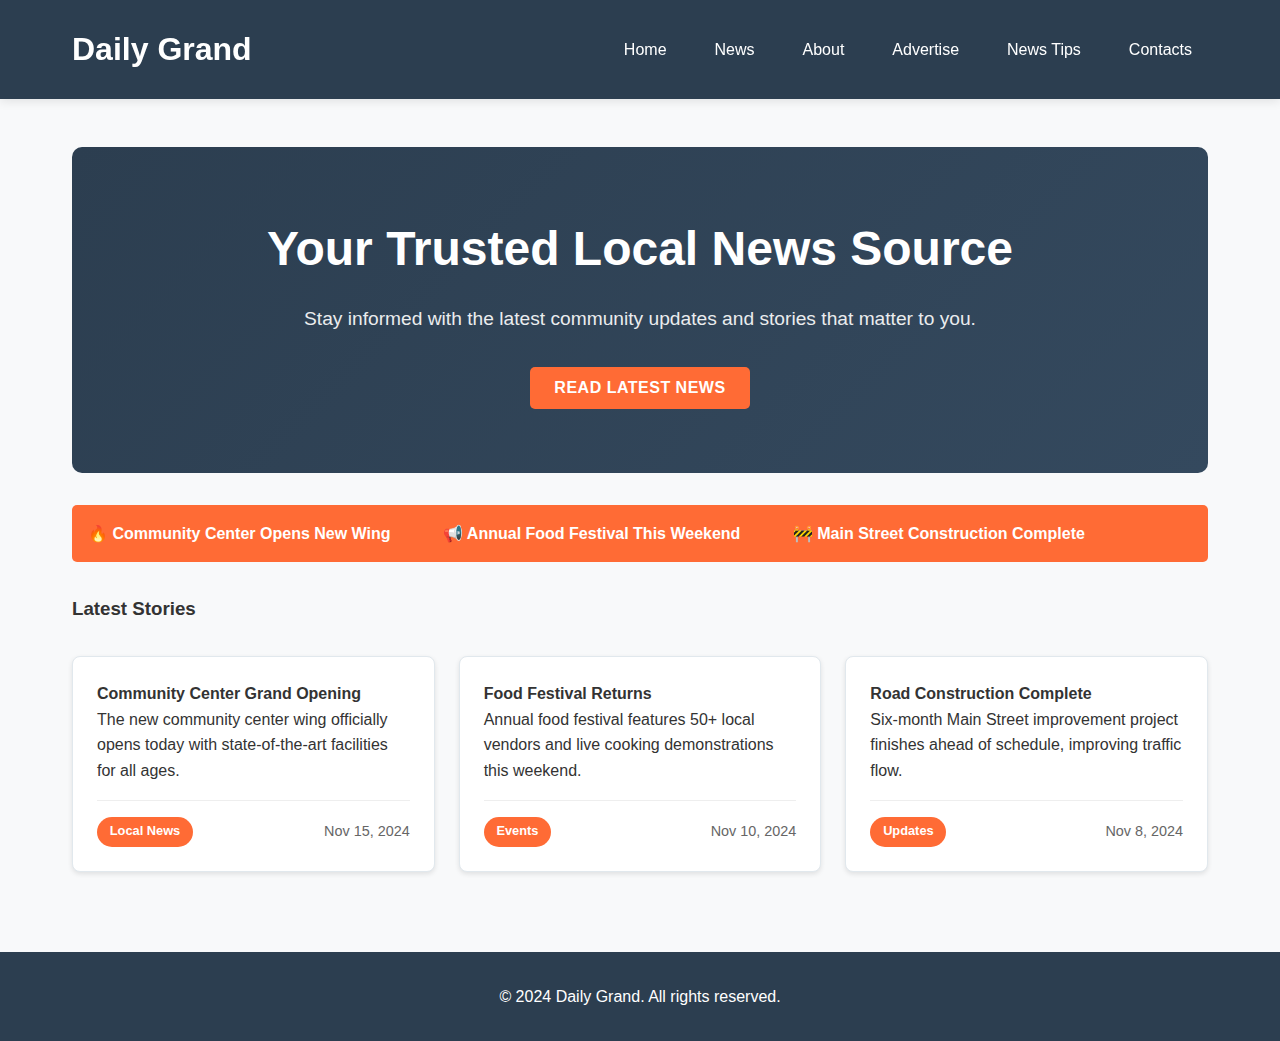
<file: index.html>
<!DOCTYPE html>
<html lang="en">
<head>
    <!-- PART 3: Character encoding and responsive viewport for SEO -->
    <meta charset="UTF-8">
    <meta name="viewport" content="width=device-width, initial-scale=1.0">
    
    <!-- PART 3: SEO optimized title and meta description -->
    <title>Daily Grand - Trusted Local News & Community Updates</title>
    <meta name="description" content="Stay informed with Daily Grand. Your source for local news, community events, and lifestyle stories in our neighborhood.">
    
    <!-- PART 2: External CSS stylesheet -->
    <link rel="stylesheet" href="style.css">
</head>
<body>
    <!-- Semantic HTML5 header element -->
    <header class="header">
        <nav class="navbar">
            <div class="nav-brand">
                <h1>Daily Grand</h1>
            </div>
            <!-- PART 3: Internal linking for SEO -->
            <ul class="nav-menu">
    <li><a href="index.html">Home</a></li>
    <li><a href="news.html">News</a></li>
    <li><a href="about.html">About</a></li>
    <li><a href="advertise.html">Advertise</a></li>
    <li><a href="enquiry.html">News Tips</a></li> <!-- ADD THIS LINE -->
    <li><a href="contact.html">Contacts</a></li>
</ul>
        </nav>
    </header>

    <main class="main-content">
        <!-- Hero section with call-to-action -->
        <section class="hero">
            <h2>Your Trusted Local News Source</h2>
            <p>Stay informed with the latest community updates and stories that matter to you.</p>
            <button class="cta-button" onclick="location.href='news.html'">Read Latest News</button>
        </section>

        <!-- PART 3: Interactive news ticker with CSS animation -->
        <div class="news-ticker">
            <div class="ticker-content">
                <span>🔥 Community Center Opens New Wing</span>
                <span>📢 Annual Food Festival This Weekend</span>
                <span>🚧 Main Street Construction Complete</span>
            </div>
        </div>

        <!-- Main news content section -->
        <section class="featured-news">
            <h3>Latest Stories</h3>
            <div class="news-grid">
                <article class="news-card">
                    <h4>Community Center Grand Opening</h4>
                    <p>The new community center wing officially opens today with state-of-the-art facilities for all ages.</p>
                    <div class="article-meta">
                        <span class="category">Local News</span>
                        <span class="date">Nov 15, 2024</span>
                    </div>
                </article>
                <article class="news-card">
                    <h4>Food Festival Returns</h4>
                    <p>Annual food festival features 50+ local vendors and live cooking demonstrations this weekend.</p>
                    <div class="article-meta">
                        <span class="category">Events</span>
                        <span class="date">Nov 10, 2024</span>
                    </div>
                </article>
                <article class="news-card">
                    <h4>Road Construction Complete</h4>
                    <p>Six-month Main Street improvement project finishes ahead of schedule, improving traffic flow.</p>
                    <div class="article-meta">
                        <span class="category">Updates</span>
                        <span class="date">Nov 8, 2024</span>
                    </div>
                </article>
            </div>
        </section>
    </main>

    <footer class="footer">
        <p>&copy; 2024 Daily Grand. All rights reserved.</p>
    </footer>

    <!-- PART 3: External JavaScript file -->
    <script src="script.js"></script>
</body>
</html>
</file>
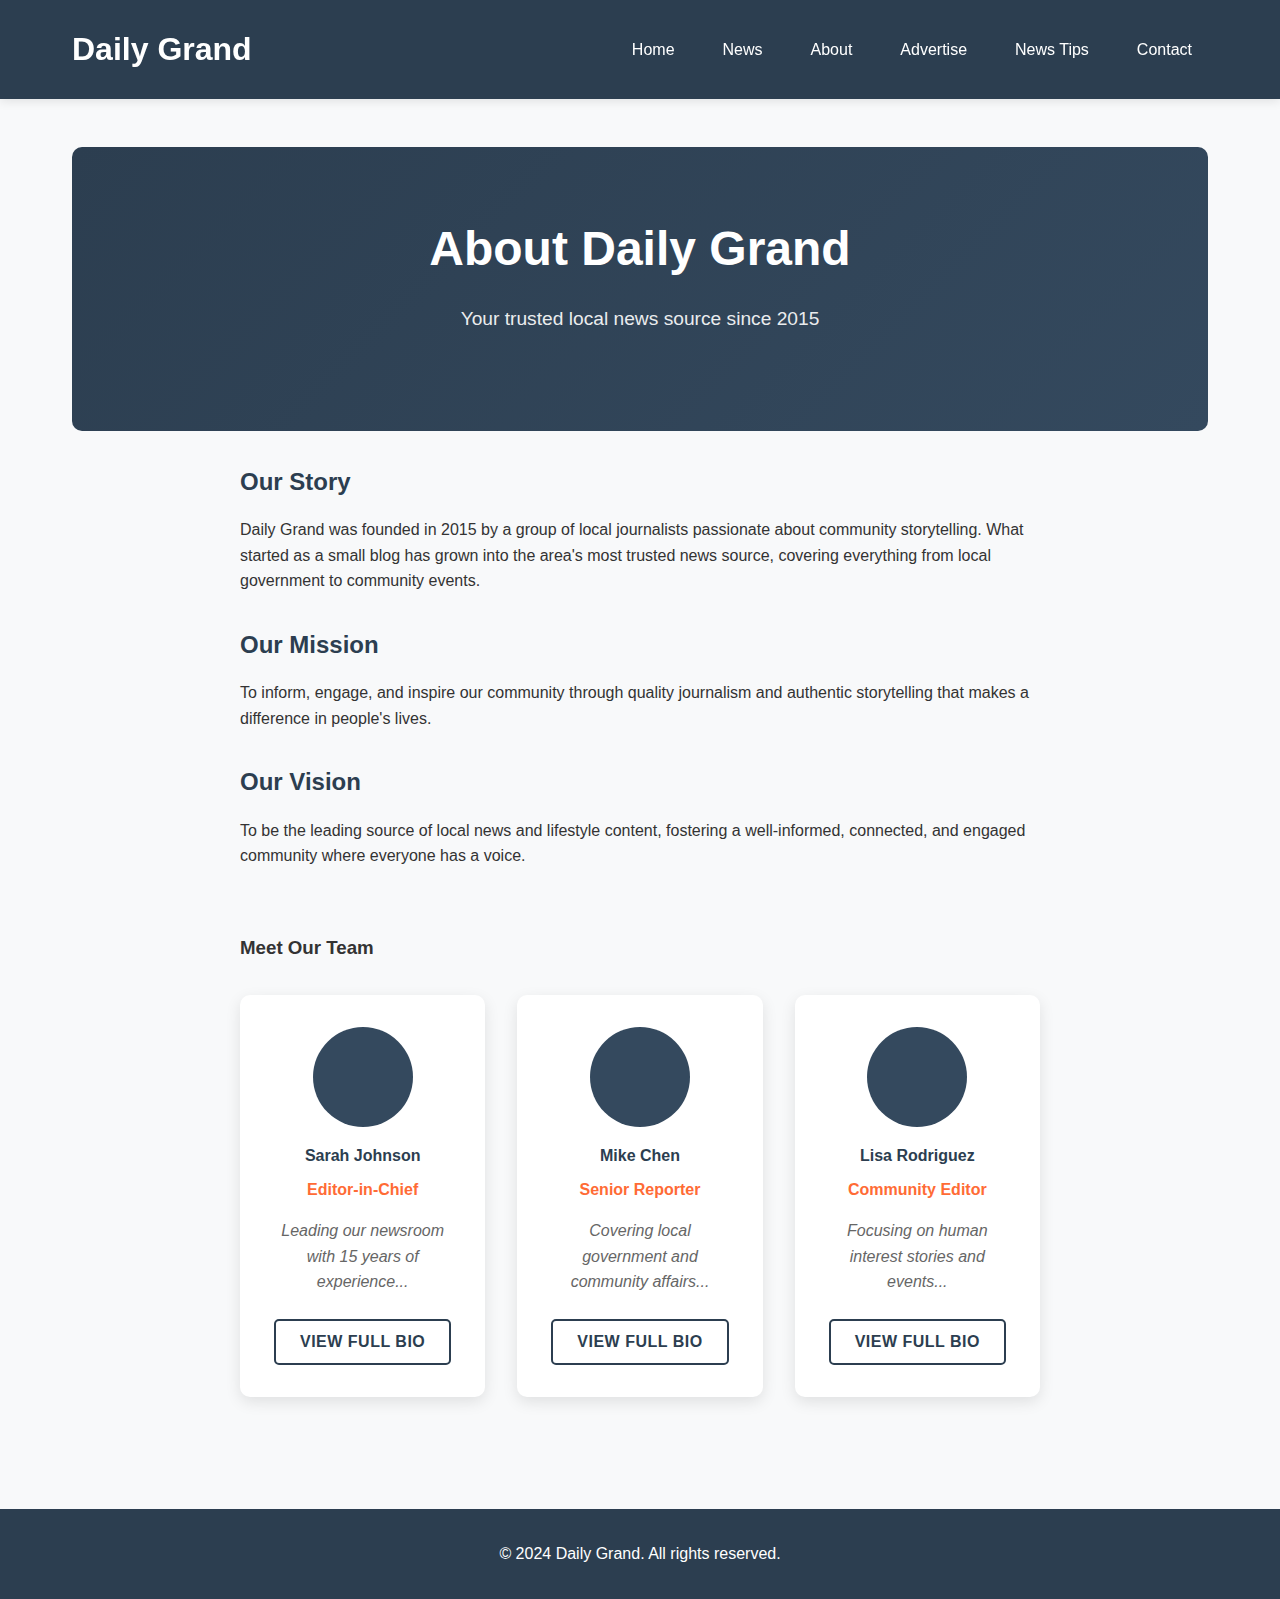
<file: about.html>
<!DOCTYPE html>
<html lang="en">
<head>
    <meta charset="UTF-8">
    <meta name="viewport" content="width=device-width, initial-scale=1.0">
    <title>About Us - Daily Grand | Our Mission & Team</title>
    <meta name="description" content="Learn about Daily Grand's mission to inform and connect our community through quality local journalism since 2015.">
    <link rel="stylesheet" href="style.css">
</head>
<body>
    <header class="header">
        <nav class="navbar">
            <div class="nav-brand">
                <h1>Daily Grand</h1>
            </div>
            <ul class="nav-menu">
    <li><a href="index.html">Home</a></li>
    <li><a href="news.html">News</a></li>
    <li><a href="about.html">About</a></li>
    <li><a href="advertise.html">Advertise</a></li>
    <li><a href="enquiry.html">News Tips</a></li> <!-- ADD THIS LINE -->
    <li><a href="contact.html">Contact</a></li>
</ul>
        </nav>
    </header>

    <main class="main-content">
        <section class="about-hero">
            <h2>About Daily Grand</h2>
            <p>Your trusted local news source since 2015</p>
        </section>

        <section class="about-content">
            <div class="about-history">
                <h3>Our Story</h3>
                <p>Daily Grand was founded in 2015 by a group of local journalists passionate about community storytelling. What started as a small blog has grown into the area's most trusted news source, covering everything from local government to community events.</p>
                
                <h3>Our Mission</h3>
                <p>To inform, engage, and inspire our community through quality journalism and authentic storytelling that makes a difference in people's lives.</p>
                
                <h3>Our Vision</h3>
                <p>To be the leading source of local news and lifestyle content, fostering a well-informed, connected, and engaged community where everyone has a voice.</p>
            </div>

            <!-- PART 3: Interactive Team Section -->
            <div class="team-section">
                <h3>Meet Our Team</h3>
                <div class="team-grid">
                    <div class="team-member">
                        <div class="member-photo"></div>
                        <h4>Sarah Johnson</h4>
                        <p class="position">Editor-in-Chief</p>
                        <p class="bio-preview">Leading our newsroom with 15 years of experience...</p>
                        <button class="btn-bio" onclick="showBio('sarah')">View Full Bio</button>
                    </div>
                    <div class="team-member">
                        <div class="member-photo"></div>
                        <h4>Mike Chen</h4>
                        <p class="position">Senior Reporter</p>
                        <p class="bio-preview">Covering local government and community affairs...</p>
                        <button class="btn-bio" onclick="showBio('mike')">View Full Bio</button>
                    </div>
                    <div class="team-member">
                        <div class="member-photo"></div>
                        <h4>Lisa Rodriguez</h4>
                        <p class="position">Community Editor</p>
                        <p class="bio-preview">Focusing on human interest stories and events...</p>
                        <button class="btn-bio" onclick="showBio('lisa')">View Full Bio</button>
                    </div>
                </div>
            </div>
        </section>
    </main>

    <footer class="footer">
        <p>&copy; 2024 Daily Grand. All rights reserved.</p>
    </footer>

    <script src="script.js"></script>
</body>
</html>
</file>
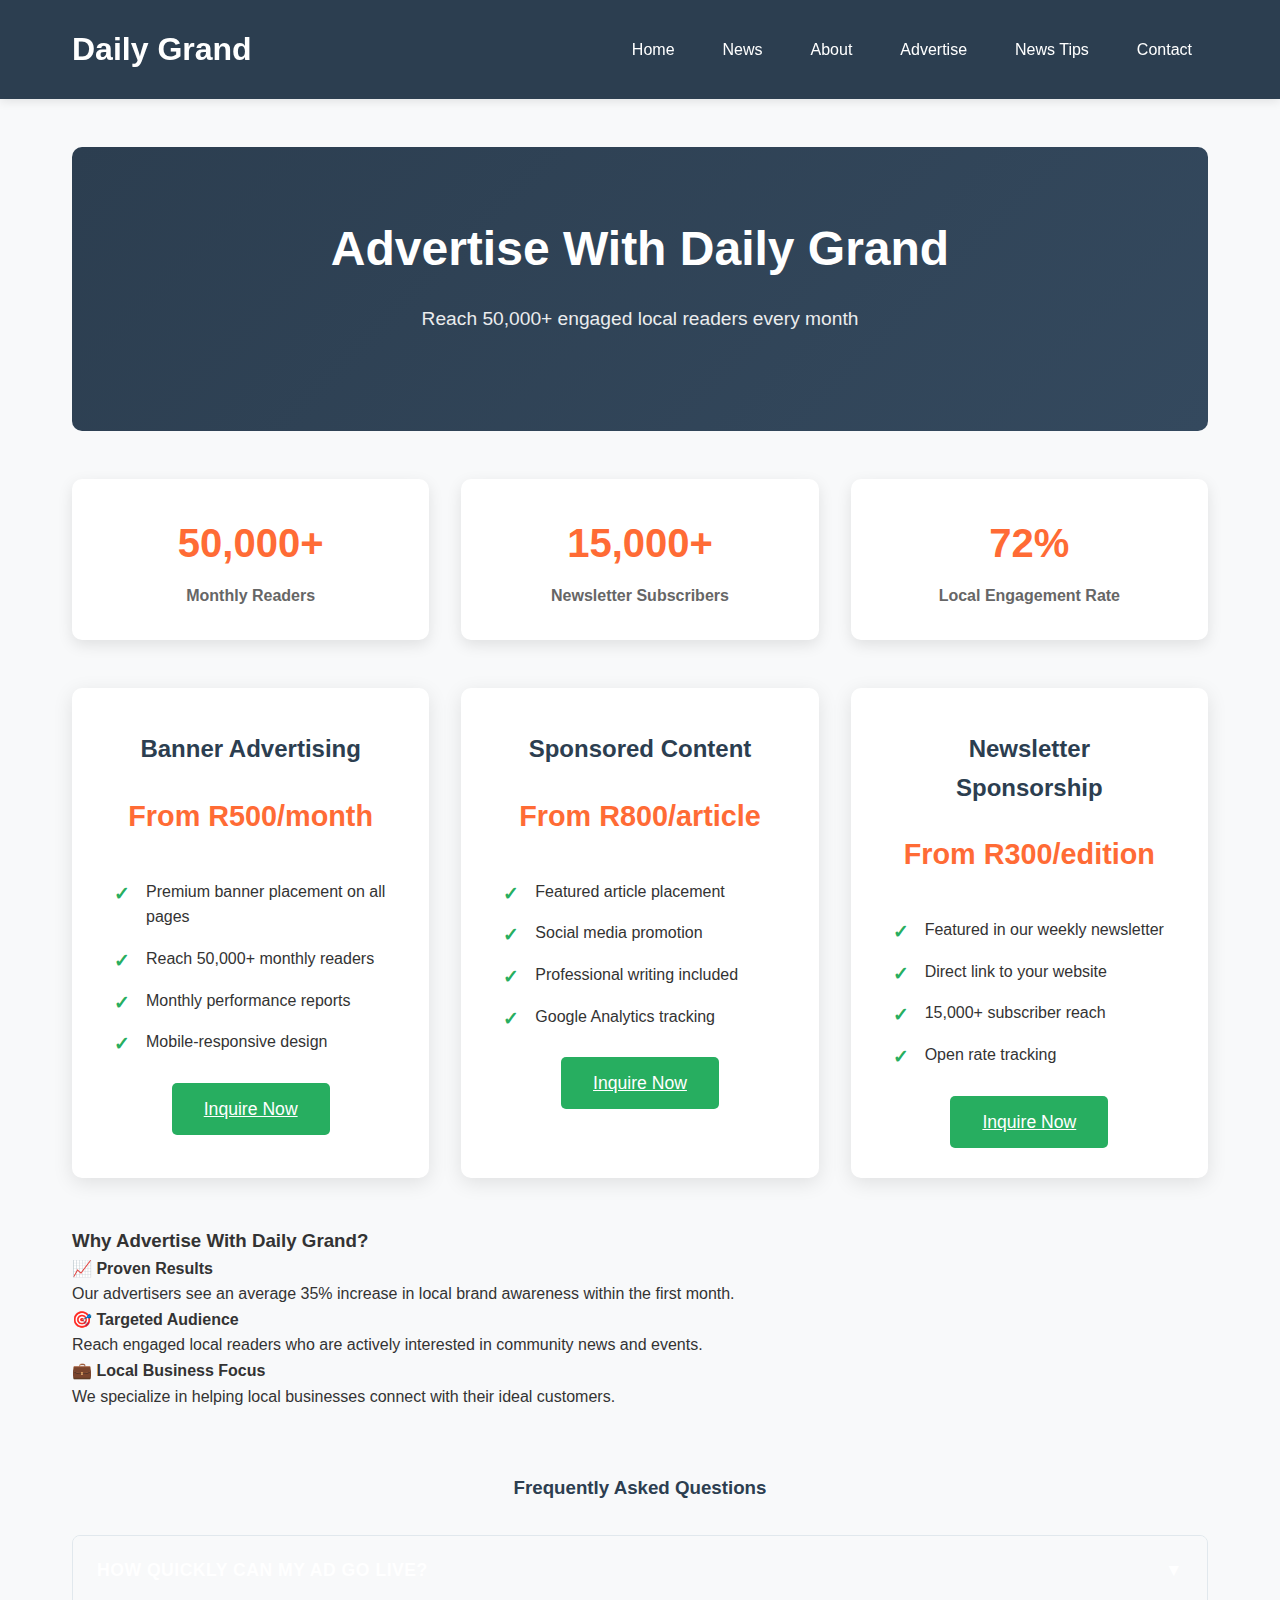
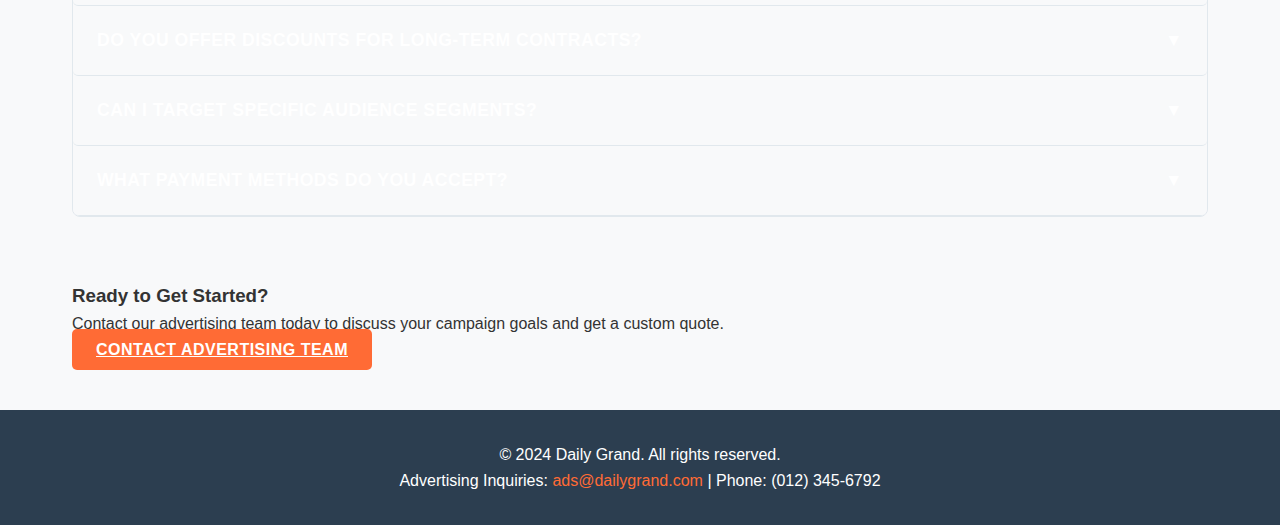
<file: advertise.html>
<!DOCTYPE html>
<html lang="en">
<head>
    <!-- PART 3: SEO Meta Tags -->
    <meta charset="UTF-8">
    <meta name="viewport" content="width=device-width, initial-scale=1.0">
    <title>Advertise With Us - Daily Grand | Reach Local Audience</title>
    <meta name="description" content="Reach our engaged local audience. Advertising opportunities with Daily Grand for businesses and organizations.">
    
    <!-- PART 2: External CSS Stylesheet -->
    <link rel="stylesheet" href="style.css">
</head>
<body>
    <!-- Semantic Header with Navigation -->
    <header class="header">
        <nav class="navbar">
            <div class="nav-brand">
                <h1>Daily Grand</h1>
            </div>
            <!-- PART 3: Internal Linking for SEO -->
            <ul class="nav-menu">
    <li><a href="index.html">Home</a></li>
    <li><a href="news.html">News</a></li>
    <li><a href="about.html">About</a></li>
    <li><a href="advertise.html">Advertise</a></li>
    <li><a href="enquiry.html">News Tips</a></li> <!-- ADD THIS LINE -->
    <li><a href="contact.html">Contact</a></li>
</ul>
        </nav>
    </header>

    <main class="main-content">
        <!-- Hero Section -->
        <section class="advertise-hero">
            <h2>Advertise With Daily Grand</h2>
            <p>Reach 50,000+ engaged local readers every month</p>
        </section>

        <!-- Advertising Statistics -->
        <div class="ad-stats">
            <div class="stat-item">
                <h3>50,000+</h3>
                <p>Monthly Readers</p>
            </div>
            <div class="stat-item">
                <h3>15,000+</h3>
                <p>Newsletter Subscribers</p>
            </div>
            <div class="stat-item">
                <h3>72%</h3>
                <p>Local Engagement Rate</p>
            </div>
        </div>

        <!-- PART 3: Advertising Options -->
        <section class="advertising-options">
            <div class="option-card">
                <h3>Banner Advertising</h3>
                <p class="price">From R500/month</p>
                <ul>
                    <li>Premium banner placement on all pages</li>
                    <li>Reach 50,000+ monthly readers</li>
                    <li>Monthly performance reports</li>
                    <li>Mobile-responsive design</li>
                </ul>
                <!-- FIXED: Links to contact page with package parameter -->
                <a href="contact.html?package=banner" class="btn-inquire">Inquire Now</a>
            </div>

            <div class="option-card">
                <h3>Sponsored Content</h3>
                <p class="price">From R800/article</p>
                <ul>
                    <li>Featured article placement</li>
                    <li>Social media promotion</li>
                    <li>Professional writing included</li>
                    <li>Google Analytics tracking</li>
                </ul>
                <!-- FIXED: Links to contact page with package parameter -->
                <a href="contact.html?package=sponsored" class="btn-inquire">Inquire Now</a>
            </div>

            <div class="option-card">
                <h3>Newsletter Sponsorship</h3>
                <p class="price">From R300/edition</p>
                <ul>
                    <li>Featured in our weekly newsletter</li>
                    <li>Direct link to your website</li>
                    <li>15,000+ subscriber reach</li>
                    <li>Open rate tracking</li>
                </ul>
                <!-- FIXED: Links to contact page with package parameter -->
                <a href="contact.html?package=newsletter" class="btn-inquire">Inquire Now</a>
            </div>
        </section>

        <!-- Additional Information Section -->
        <section class="advertising-info">
            <h3>Why Advertise With Daily Grand?</h3>
            <div class="info-grid">
                <div class="info-item">
                    <h4>📈 Proven Results</h4>
                    <p>Our advertisers see an average 35% increase in local brand awareness within the first month.</p>
                </div>
                <div class="info-item">
                    <h4>🎯 Targeted Audience</h4>
                    <p>Reach engaged local readers who are actively interested in community news and events.</p>
                </div>
                <div class="info-item">
                    <h4>💼 Local Business Focus</h4>
                    <p>We specialize in helping local businesses connect with their ideal customers.</p>
                </div>
            </div>
        </section>

        <!-- FAQ Section -->
        <section class="faq-section">
            <h3>Frequently Asked Questions</h3>
            <div class="accordion">
                <button class="accordion-btn">How quickly can my ad go live?</button>
                <div class="accordion-content">
                    <p>Most advertisements go live within 24-48 hours of approval and payment. Sponsored content may take 3-5 days for writing and editing.</p>
                </div>
                
                <button class="accordion-btn">Do you offer discounts for long-term contracts?</button>
                <div class="accordion-content">
                    <p>Yes! We offer 15% discount for 6-month contracts and 25% discount for annual contracts on all advertising packages.</p>
                </div>
                
                <button class="accordion-btn">Can I target specific audience segments?</button>
                <div class="accordion-content">
                    <p>Absolutely! We can target by location, interests, and reading habits. Discuss your target audience with our advertising team.</p>
                </div>

                <button class="accordion-btn">What payment methods do you accept?</button>
                <div class="accordion-content">
                    <p>We accept bank transfers, credit cards, and online payments. All transactions are secure and encrypted.</p>
                </div>
            </div>
        </section>

        <!-- Call to Action -->
        <section class="cta-section">
            <h3>Ready to Get Started?</h3>
            <p>Contact our advertising team today to discuss your campaign goals and get a custom quote.</p>
            <a href="contact.html" class="cta-button">Contact Advertising Team</a>
        </section>
    </main>

    <footer class="footer">
        <p>&copy; 2024 Daily Grand. All rights reserved.</p>
        <p>Advertising Inquiries: <a href="mailto:ads@dailygrand.com">ads@dailygrand.com</a> | Phone: (012) 345-6792</p>
    </footer>

    <script>
        // Initialize accordions when page loads
        document.addEventListener('DOMContentLoaded', function() {
            initializeAccordions();
        });

        // Accordion functionality
        function initializeAccordions() {
            const accordionBtns = document.querySelectorAll('.accordion-btn');
            
            accordionBtns.forEach(btn => {
                btn.addEventListener('click', function() {
                    this.classList.toggle('active');
                    const content = this.nextElementSibling;
                    
                    if (content.classList.contains('active')) {
                        content.classList.remove('active');
                    } else {
                        content.classList.add('active');
                    }
                });
            });
        }
    </script>
</body>
</html>
</file>
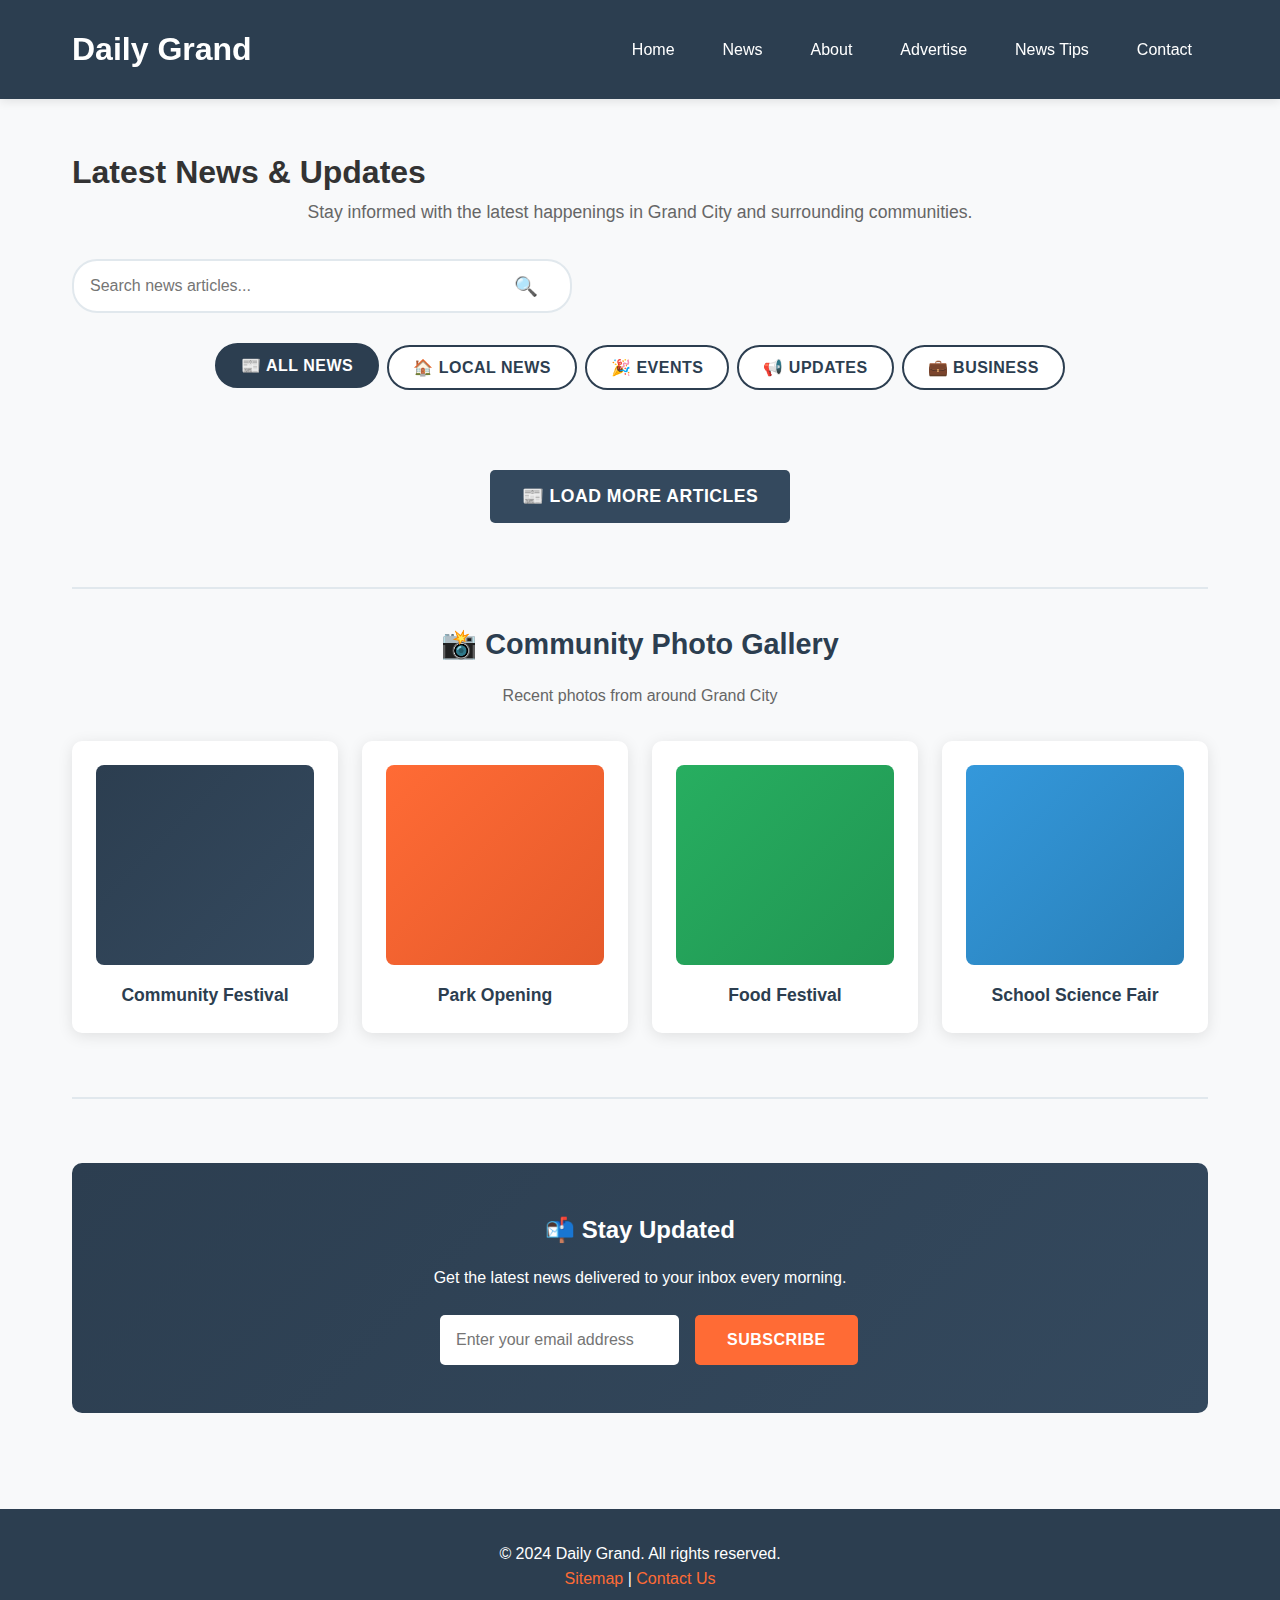
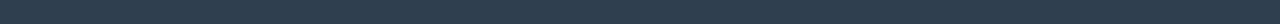
<file: news.html>
<!DOCTYPE html>
<html lang="en">
<head>
    <meta charset="UTF-8">
    <meta name="viewport" content="width=device-width, initial-scale=1.0">
    <title>Latest News - Daily Grand | Local News & Updates</title>
    <meta name="description" content="Stay updated with the latest local news, community events, and important updates from your area.">
    <link rel="stylesheet" href="style.css">
</head>
<body>
    <header class="header">
        <nav class="navbar">
            <div class="nav-brand">
                <h1>Daily Grand</h1>
            </div>
            <ul class="nav-menu">
    <li><a href="index.html">Home</a></li>
    <li><a href="news.html">News</a></li>
    <li><a href="about.html">About</a></li>
    <li><a href="advertise.html">Advertise</a></li>
    <li><a href="enquiry.html">News Tips</a></li> <!-- ADD THIS LINE -->
    <li><a href="contact.html">Contact</a></li>
</ul>
        </nav>
    </header>

    <main class="main-content">
        <h1>Latest News & Updates</h1>
        <p class="page-description">Stay informed with the latest happenings in Grand City and surrounding communities.</p>

        <!-- PART 3: Search Functionality -->
        <div class="search-container">
            <input type="text" id="searchInput" class="search-input" placeholder="Search news articles..." onkeyup="searchNews()">
            <button class="search-button" onclick="performSearch()">🔍</button>
        </div>

        <!-- PART 3: News Filter Tabs -->
        <div class="news-filter">
            <button class="filter-btn active" onclick="filterNews('all')" data-category="all">📰 All News</button>
            <button class="filter-btn" onclick="filterNews('local')" data-category="local">🏠 Local News</button>
            <button class="filter-btn" onclick="filterNews('events')" data-category="events">🎉 Events</button>
            <button class="filter-btn" onclick="filterNews('updates')" data-category="updates">📢 Updates</button>
            <button class="filter-btn" onclick="filterNews('business')" data-category="business">💼 Business</button>
        </div>

        <!-- News Articles Grid -->
        <div class="news-grid" id="newsContainer">
            <!-- Articles will be loaded by JavaScript -->
        </div>

        <!-- PART 3: Load More Button -->
        <div class="load-more-container">
            <button id="loadMoreBtn" class="load-more-btn">📰 Load More Articles</button>
        </div>

        <!-- PART 3: Image Gallery with Lightbox -->
        <section class="news-gallery">
            <h3>📸 Community Photo Gallery</h3>
            <p>Recent photos from around Grand City</p>
            
            <div class="gallery-grid">
                <div class="gallery-item">
                    <div class="gallery-image" onclick="openLightbox(0)"></div>
                    <p>Community Festival</p>
                </div>
                
                <div class="gallery-item">
                    <div class="gallery-image" onclick="openLightbox(1)"></div>
                    <p>Park Opening</p>
                </div>
                
                <div class="gallery-item">
                    <div class="gallery-image" onclick="openLightbox(2)"></div>
                    <p>Food Festival</p>
                </div>
                
                <div class="gallery-item">
                    <div class="gallery-image" onclick="openLightbox(3)"></div>
                    <p>School Science Fair</p>
                </div>
            </div>
        </section>

        <!-- PART 3: Lightbox Modal -->
        <div id="lightbox" class="lightbox">
            <div class="lightbox-content">
                <span class="close-lightbox" onclick="closeLightbox()">&times;</span>
                <div id="lightbox-image" class="lightbox-image"></div>
                <div class="lightbox-caption">
                    <h4 id="lightbox-title"></h4>
                    <p id="lightbox-description"></p>
                </div>
                <div class="lightbox-nav">
                    <button class="nav-btn prev-btn" onclick="changeImage(-1)">❮ Previous</button>
                    <span id="image-counter">1 / 4</span>
                    <button class="nav-btn next-btn" onclick="changeImage(1)">Next ❯</button>
                </div>
            </div>
        </div>

        <!-- Newsletter Section -->
        <section class="newsletter-section">
            <h3>📬 Stay Updated</h3>
            <p>Get the latest news delivered to your inbox every morning.</p>
            <form class="newsletter-form" onsubmit="subscribeNewsletter(event)">
                <input type="email" placeholder="Enter your email address" required>
                <button type="submit">Subscribe</button>
            </form>
        </section>
    </main>

    <footer class="footer">
        <p>&copy; 2024 Daily Grand. All rights reserved.</p>
        <p><a href="sitemap.xml">Sitemap</a> | <a href="contact.html">Contact Us</a></p>
    </footer>

    <script src="script.js"></script>
</body>
</html>
</file>
<file: style.css>
/* ===== PART 2 & 3: COMPLETE CSS STYLES ===== */

/* 1. CSS RESET & GLOBAL STYLES */
* {
    margin: 0;
    padding: 0;
    box-sizing: border-box;
}

/* CSS variables for consistent design */
:root {
    --primary-blue: #2c3e50;
    --secondary-blue: #34495e;
    --accent-orange: #ff6b35;
    --light-bg: #f8f9fa;
    --white: #ffffff;
    --text-dark: #333333;
    --text-light: #666666;
    --success: #27ae60;
    --error: #e74c3c;
    --warning: #f39c12;
}

/* Base body styles */
body {
    font-family: 'Arial', sans-serif;
    line-height: 1.6;
    color: var(--text-dark);
    background-color: var(--light-bg);
    min-height: 100vh;
    display: flex;
    flex-direction: column;
}

/* 2. HEADER & NAVIGATION STYLES */
.header {
    background: var(--primary-blue);
    box-shadow: 0 2px 10px rgba(0,0,0,0.1);
    position: sticky;
    top: 0;
    z-index: 1000;
}

.navbar {
    display: flex;
    flex-direction: column;
    padding: 1rem;
    max-width: 1200px;
    margin: 0 auto;
}

.nav-brand h1 {
    color: var(--white);
    font-size: 1.8rem;
    margin-bottom: 1rem;
    text-align: center;
}

.nav-menu {
    display: flex;
    flex-direction: column;
    list-style: none;
    gap: 0.5rem;
}

.nav-menu a {
    color: var(--white);
    text-decoration: none;
    padding: 0.8rem 1rem;
    border-radius: 5px;
    transition: all 0.3s ease;
    text-align: center;
    font-weight: 500;
}

/* PART 2: Pseudo-classes for navigation */
.nav-menu a:hover {
    background: var(--secondary-blue);
    transform: translateX(5px);
}

.nav-menu a:active {
    transform: scale(0.95);
}

.nav-menu a.active {
    background: var(--accent-orange);
    font-weight: bold;
}

/* 3. MAIN CONTENT AREA */
.main-content {
    flex: 1;
    padding: 2rem 1rem;
    max-width: 1200px;
    margin: 0 auto;
    width: 100%;
}

/* Hero sections for all pages */
.hero, .about-hero, .advertise-hero {
    text-align: center;
    padding: 3rem 1rem;
    background: linear-gradient(135deg, var(--primary-blue) 0%, var(--secondary-blue) 100%);
    color: var(--white);
    border-radius: 10px;
    margin-bottom: 2rem;
}

.hero h2, .about-hero h2, .advertise-hero h2 {
    font-size: 2.2rem;
    margin-bottom: 1rem;
}

.hero p, .about-hero p, .advertise-hero p {
    font-size: 1.2rem;
    opacity: 0.9;
    margin-bottom: 2rem;
}

/* 4. BUTTON STYLES */
button, .cta-button, input[type="submit"] {
    background: var(--accent-orange);
    color: var(--white);
    border: none;
    padding: 12px 24px;
    border-radius: 5px;
    cursor: pointer;
    font-size: 1rem;
    font-weight: 600;
    transition: all 0.3s ease;
    text-transform: uppercase;
    letter-spacing: 0.5px;
}

button:hover, .cta-button:hover, input[type="submit"]:hover {
    background: #e55a2b;
    transform: translateY(-2px);
    box-shadow: 0 5px 15px rgba(255, 107, 53, 0.3);
}

button:active, input[type="submit"]:active {
    transform: scale(0.98);
}

/* 5. NEWS GRID & CARDS */
.news-grid {
    display: grid;
    grid-template-columns: 1fr;
    gap: 1.5rem;
    margin: 2rem 0;
}

.news-card {
    background: var(--white);
    border: 1px solid #e1e8ed;
    padding: 1.5rem;
    border-radius: 8px;
    transition: all 0.3s ease;
    box-shadow: 0 2px 5px rgba(0,0,0,0.1);
}

.news-card:hover {
    transform: translateY(-5px);
    box-shadow: 0 8px 25px rgba(0,0,0,0.15);
    border-color: var(--accent-orange);
}

.article-meta {
    display: flex;
    justify-content: space-between;
    align-items: center;
    margin-top: 1rem;
    padding-top: 1rem;
    border-top: 1px solid #eee;
}

.category {
    background: var(--accent-orange);
    color: var(--white);
    padding: 0.3rem 0.8rem;
    border-radius: 15px;
    font-size: 0.8rem;
    font-weight: 600;
}

.date {
    color: var(--text-light);
    font-size: 0.9rem;
}

/* 6. PART 3: INTERACTIVE ELEMENTS */

/* News Ticker */
.news-ticker {
    background: var(--accent-orange);
    color: var(--white);
    padding: 1rem;
    overflow: hidden;
    margin: 2rem 0;
    border-radius: 5px;
    position: relative;
}

.ticker-content {
    display: inline-block;
    white-space: nowrap;
    animation: ticker 20s linear infinite;
}

.ticker-content span {
    margin-right: 3rem;
    font-weight: 600;
}

@keyframes ticker {
    0% { transform: translateX(100%); }
    100% { transform: translateX(-100%); }
}

/* News Filter */
.news-filter {
    display: flex;
    gap: 0.5rem;
    margin: 2rem 0;
    flex-wrap: wrap;
    justify-content: center;
}

.filter-btn {
    padding: 0.7rem 1.5rem;
    border: 2px solid var(--primary-blue);
    background: var(--white);
    color: var(--primary-blue);
    border-radius: 25px;
    cursor: pointer;
    transition: all 0.3s ease;
    font-weight: 600;
}

.filter-btn.active,
.filter-btn:hover {
    background: var(--primary-blue);
    color: var(--white);
    transform: translateY(-2px);
}

/* Search Functionality */
.search-container {
    position: relative;
    margin: 2rem 0;
    max-width: 500px;
}

.search-input {
    width: 100%;
    padding: 1rem 3rem 1rem 1rem;
    border: 2px solid #e1e8ed;
    border-radius: 25px;
    font-size: 1rem;
    transition: all 0.3s ease;
}

.search-input:focus {
    border-color: var(--accent-orange);
    outline: none;
    box-shadow: 0 0 0 3px rgba(255, 107, 53, 0.1);
}

.search-button {
    position: absolute;
    right: 10px;
    top: 50%;
    transform: translateY(-50%);
    background: none;
    border: none;
    font-size: 1.2rem;
    cursor: pointer;
    color: #666;
}

.search-button:hover {
    color: var(--accent-orange);
}

/* 7. FORM STYLES */
.contact-form, .inquiry-form {
    background: var(--white);
    padding: 2rem;
    border-radius: 10px;
    box-shadow: 0 5px 20px rgba(0,0,0,0.1);
    margin: 2rem 0;
}

.form-group {
    margin-bottom: 1.5rem;
}

.form-group label {
    display: block;
    margin-bottom: 0.5rem;
    font-weight: 600;
    color: var(--primary-blue);
}

.form-group input,
.form-group textarea,
.form-group select {
    width: 100%;
    padding: 1rem;
    border: 2px solid #e1e8ed;
    border-radius: 5px;
    font-size: 1rem;
    transition: all 0.3s ease;
    font-family: inherit;
}

/* PART 2: Form focus states */
.form-group input:focus,
.form-group textarea:focus,
.form-group select:focus {
    border-color: var(--accent-orange);
    outline: none;
    box-shadow: 0 0 0 3px rgba(255, 107, 53, 0.1);
}

/* Radio and Checkbox Groups */
.radio-group {
    display: flex;
    gap: 1rem;
    flex-wrap: wrap;
    margin-top: 0.5rem;
}

.radio-group label {
    display: flex;
    align-items: center;
    gap: 0.5rem;
    cursor: pointer;
}

.checkbox-label {
    display: flex;
    align-items: center;
    gap: 0.5rem;
    cursor: pointer;
    margin: 0.5rem 0;
}

/* Character Counters */
.char-count {
    text-align: right;
    font-size: 0.9rem;
    color: var(--text-light);
    margin-top: 0.5rem;
}

.char-count.warning {
    color: var(--warning);
}

.char-count.error {
    color: var(--error);
}

/* 8. FORM VALIDATION STYLES */
.error {
    border-color: var(--error) !important;
}

.error-message {
    color: var(--error);
    font-size: 0.9rem;
    margin-top: 0.5rem;
    font-weight: 500;
}

.success-message {
    background: var(--success);
    color: var(--white);
    padding: 1.5rem;
    border-radius: 8px;
    margin: 1.5rem 0;
    text-align: center;
    animation: slideIn 0.5s ease;
}

@keyframes slideIn {
    from { transform: translateY(-20px); opacity: 0; }
    to { transform: translateY(0); opacity: 1; }
}

/* 9. ABOUT PAGE STYLES */
.about-content {
    max-width: 800px;
    margin: 0 auto;
}

.about-history h3 {
    color: var(--primary-blue);
    margin: 2rem 0 1rem 0;
    font-size: 1.5rem;
}

.team-section {
    margin: 4rem 0;
}

.team-grid {
    display: grid;
    grid-template-columns: 1fr;
    gap: 2rem;
    margin-top: 2rem;
}

.team-member {
    background: var(--white);
    padding: 2rem;
    border-radius: 10px;
    text-align: center;
    box-shadow: 0 5px 15px rgba(0,0,0,0.1);
    transition: transform 0.3s ease;
}

.team-member:hover {
    transform: translateY(-5px);
}

.member-photo {
    width: 100px;
    height: 100px;
    background: var(--secondary-blue);
    border-radius: 50%;
    margin: 0 auto 1rem;
    display: flex;
    align-items: center;
    justify-content: center;
    color: var(--white);
    font-size: 2rem;
}

.team-member h4 {
    color: var(--primary-blue);
    margin-bottom: 0.5rem;
}

.position {
    color: var(--accent-orange);
    font-weight: 600;
    margin-bottom: 1rem;
}

.bio-preview {
    color: var(--text-light);
    margin-bottom: 1.5rem;
    font-style: italic;
}

.btn-bio {
    background: transparent;
    color: var(--primary-blue);
    border: 2px solid var(--primary-blue);
}

.btn-bio:hover {
    background: var(--primary-blue);
    color: var(--white);
}

/* 10. ADVERTISING PAGE STYLES */

/* Advertising Statistics */
.ad-stats {
    display: grid;
    grid-template-columns: repeat(3, 1fr);
    gap: 2rem;
    margin: 3rem 0;
    text-align: center;
}

.stat-item {
    background: var(--white);
    padding: 2rem 1rem;
    border-radius: 10px;
    box-shadow: 0 5px 15px rgba(0,0,0,0.1);
}

.stat-item h3 {
    font-size: 2.5rem;
    color: var(--accent-orange);
    margin-bottom: 0.5rem;
}

.stat-item p {
    color: var(--text-light);
    font-weight: 600;
}

/* Advertising Options */
.advertising-options {
    display: grid;
    grid-template-columns: 1fr;
    gap: 2rem;
    margin: 3rem 0;
}

.option-card {
    background: var(--white);
    padding: 2.5rem;
    border-radius: 10px;
    box-shadow: 0 5px 20px rgba(0,0,0,0.1);
    text-align: center;
    transition: transform 0.3s ease;
    border: 2px solid transparent;
}

.option-card:hover {
    transform: translateY(-8px);
    border-color: var(--accent-orange);
}

.option-card h3 {
    color: var(--primary-blue);
    margin-bottom: 1rem;
    font-size: 1.5rem;
}

.price {
    font-size: 1.8rem;
    font-weight: bold;
    color: var(--accent-orange);
    margin: 1.5rem 0;
}

.option-card ul {
    list-style: none;
    text-align: left;
    margin: 2rem 0;
}

.option-card li {
    padding: 0.5rem 0;
    position: relative;
    padding-left: 2rem;
}

.option-card li:before {
    content: "✓";
    color: var(--success);
    position: absolute;
    left: 0;
    font-weight: bold;
    font-size: 1.2rem;
}

.btn-inquire {
    background: var(--success);
    color: var(--white);
    border: none;
    padding: 1rem 2rem;
    border-radius: 5px;
    cursor: pointer;
    font-size: 1.1rem;
    width: 100%;
    transition: background 0.3s ease;
}

.btn-inquire:hover {
    background: #219653;
}

/* FAQ Section */
.faq-section {
    margin: 4rem 0;
}

.faq-section h3 {
    text-align: center;
    margin-bottom: 2rem;
    color: var(--primary-blue);
}

/* Accordion Styles */
.accordion {
    border: 1px solid #e1e8ed;
    border-radius: 8px;
    overflow: hidden;
}

.accordion-btn {
    width: 100%;
    padding: 1.5rem;
    background: #f8f9fa;
    border: none;
    text-align: left;
    cursor: pointer;
    font-size: 1.1rem;
    font-weight: 600;
    transition: all 0.3s ease;
    border-bottom: 1px solid #e1e8ed;
}

.accordion-btn:hover {
    background: #e9ecef;
}

.accordion-btn:last-child {
    border-bottom: none;
}

.accordion-btn::after {
    content: '▼';
    float: right;
    transition: transform 0.3s ease;
}

.accordion-btn.active::after {
    transform: rotate(180deg);
}

.accordion-content {
    padding: 0 1.5rem;
    max-height: 0;
    overflow: hidden;
    transition: max-height 0.3s ease, padding 0.3s ease;
    background: var(--white);
}

.accordion-content.active {
    padding: 1.5rem;
    max-height: 200px;
}

/* 11. CONTACT PAGE STYLES */
.contact-info {
    display: grid;
    grid-template-columns: 1fr;
    gap: 1.5rem;
    margin: 2rem 0;
}

.contact-item {
    background: var(--white);
    padding: 1.5rem;
    border-radius: 8px;
    text-align: center;
    box-shadow: 0 2px 10px rgba(0,0,0,0.1);
}

.contact-item h3 {
    color: var(--primary-blue);
    margin-bottom: 1rem;
}

/* Interactive Map */
.map-container {
    margin: 3rem 0;
}

.interactive-map {
    background: linear-gradient(135deg, #667eea 0%, #764ba2 100%);
    border-radius: 10px;
    padding: 2rem;
    text-align: center;
    color: var(--white);
    min-height: 200px;
    display: flex;
    flex-direction: column;
    justify-content: center;
    align-items: center;
}

.map-placeholder button {
    background: rgba(255,255,255,0.2);
    border: 2px solid var(--white);
    color: var(--white);
    margin-top: 1rem;
}

.map-placeholder button:hover {
    background: var(--white);
    color: var(--primary-blue);
}

/* 12. NEWSLETTER SECTION */
.newsletter-section {
    background: linear-gradient(135deg, var(--primary-blue) 0%, var(--secondary-blue) 100%);
    color: var(--white);
    padding: 3rem 2rem;
    border-radius: 10px;
    text-align: center;
    margin: 3rem 0;
}

.newsletter-section h3 {
    margin-bottom: 1rem;
    font-size: 1.5rem;
}

.newsletter-form {
    display: flex;
    gap: 1rem;
    max-width: 400px;
    margin: 1.5rem auto 0;
}

.newsletter-form input {
    flex: 1;
    padding: 1rem;
    border: none;
    border-radius: 5px;
    font-size: 1rem;
}

.newsletter-form button {
    background: var(--accent-orange);
    color: var(--white);
    border: none;
    padding: 1rem 2rem;
    border-radius: 5px;
    cursor: pointer;
    font-weight: bold;
}

.newsletter-form button:hover {
    background: #e55a2b;
}

/* 13. LOAD MORE BUTTON */
.load-more-container {
    text-align: center;
    margin: 3rem 0;
}

.load-more-btn {
    background: var(--secondary-blue);
    color: var(--white);
    border: none;
    padding: 1rem 2rem;
    border-radius: 5px;
    cursor: pointer;
    font-size: 1.1rem;
    transition: all 0.3s ease;
}

.load-more-btn:hover {
    background: var(--primary-blue);
    transform: translateY(-2px);
}

/* 14. READ MORE BUTTON */
.read-more-btn {
    background: transparent;
    color: var(--accent-orange);
    border: 2px solid var(--accent-orange);
    padding: 0.5rem 1rem;
    border-radius: 5px;
    cursor: pointer;
    margin-top: 1rem;
    transition: all 0.3s ease;
}

.read-more-btn:hover {
    background: var(--accent-orange);
    color: var(--white);
}

/* 15. SECONDARY BUTTON */
.secondary-btn {
    background: transparent;
    color: var(--primary-blue);
    border: 2px solid var(--primary-blue);
    padding: 1rem 2rem;
    border-radius: 5px;
    cursor: pointer;
    transition: all 0.3s ease;
}

.secondary-btn:hover {
    background: var(--primary-blue);
    color: var(--white);
}

/* 16. SUBMIT BUTTON */
.submit-btn {
    background: var(--success);
    color: var(--white);
    border: none;
    padding: 1.2rem 2rem;
    border-radius: 5px;
    cursor: pointer;
    font-size: 1.1rem;
    width: 100%;
    margin: 1rem 0;
    transition: background 0.3s ease;
}

.submit-btn:hover {
    background: #219653;
}

/* 17. PAGE DESCRIPTION */
.page-description {
    color: var(--text-light);
    font-size: 1.1rem;
    margin-bottom: 2rem;
    text-align: center;
}

/* 18. FOOTER STYLES */
.footer {
    background: var(--primary-blue);
    color: var(--white);
    text-align: center;
    padding: 2rem 1rem;
    margin-top: auto;
}

.footer a {
    color: var(--accent-orange);
    text-decoration: none;
}

.footer a:hover {
    text-decoration: underline;
}

/* 19. PART 2: MEDIA QUERIES FOR RESPONSIVE DESIGN */

/* Tablet styles (768px and up) */
@media (min-width: 768px) {
    .navbar {
        flex-direction: row;
        justify-content: space-between;
        align-items: center;
    }
    
    .nav-brand h1 {
        margin-bottom: 0;
        font-size: 2rem;
    }
    
    .nav-menu {
        flex-direction: row;
        gap: 1rem;
    }
    
    .nav-menu a:hover {
        transform: translateY(-2px);
    }
    
    .news-grid {
        grid-template-columns: repeat(2, 1fr);
    }
    
    .team-grid {
        grid-template-columns: repeat(3, 1fr);
    }
    
    .advertising-options {
        grid-template-columns: repeat(3, 1fr);
    }
    
    .ad-stats {
        grid-template-columns: repeat(3, 1fr);
    }
    
    .contact-info {
        grid-template-columns: repeat(3, 1fr);
    }
    
    .hero h2, .about-hero h2, .advertise-hero h2 {
        font-size: 3rem;
    }
}

/* Desktop styles (1024px and up) */
@media (min-width: 1024px) {
    .navbar {
        padding: 1.5rem 2rem;
    }
    
    .main-content {
        padding: 3rem 2rem;
    }
    
    .news-grid {
        grid-template-columns: repeat(3, 1fr);
    }
    
    .hero, .about-hero, .advertise-hero {
        padding: 4rem 2rem;
    }
}

/* Small mobile adjustments (480px and below) */
@media (max-width: 480px) {
    .hero h2, .about-hero h2, .advertise-hero h2 {
        font-size: 1.8rem;
    }
    
    .news-filter {
        flex-direction: column;
        align-items: center;
    }
    
    .filter-btn {
        width: 200px;
        margin: 0.25rem 0;
    }
    
    .contact-form, .inquiry-form {
        padding: 1.5rem;
    }
    
    .newsletter-form {
        flex-direction: column;
    }
    
    .search-container {
        margin: 1rem 0;
    }
    
    .ad-stats {
        grid-template-columns: 1fr;
        gap: 1rem;
    }
    
    .option-card {
        padding: 1.5rem;
    }
}

/* 20. ANIMATIONS */
@keyframes fadeIn {
    from { opacity: 0; transform: translateY(10px); }
    to { opacity: 1; transform: translateY(0); }
}

/* Apply fadeIn animation to news cards */
.news-card {
    animation: fadeIn 0.5s ease-in;
}

/* 21. PRINT STYLES */
@media print {
    .navbar, .footer, button, .accordion-btn, .news-ticker {
        display: none;
    }
    
    .main-content {
        margin: 0;
        padding: 0;
    }
    
    body {
        background: white;
        color: black;
    }
}

/* ===== PART 3: IMAGE GALLERY WITH LIGHTBOX ===== */

.news-gallery {
    margin: 4rem 0;
    padding: 2rem 0;
    border-top: 2px solid #e1e8ed;
    border-bottom: 2px solid #e1e8ed;
}

.news-gallery h3 {
    text-align: center;
    margin-bottom: 1rem;
    color: var(--primary-blue);
    font-size: 1.8rem;
}

.news-gallery > p {
    text-align: center;
    color: var(--text-light);
    margin-bottom: 2rem;
}

.gallery-grid {
    display: grid;
    grid-template-columns: repeat(2, 1fr);
    gap: 1.5rem;
    margin: 2rem 0;
}

.gallery-item {
    background: var(--white);
    border-radius: 10px;
    padding: 1.5rem;
    text-align: center;
    box-shadow: 0 3px 15px rgba(0,0,0,0.1);
    transition: all 0.3s ease;
    cursor: pointer;
}

.gallery-item:hover {
    transform: translateY(-8px);
    box-shadow: 0 8px 25px rgba(0,0,0,0.15);
}

.gallery-image {
    width: 100%;
    height: 150px;
    border-radius: 8px;
    margin-bottom: 1rem;
    background: linear-gradient(135deg, #667eea 0%, #764ba2 100%);
    display: flex;
    align-items: center;
    justify-content: center;
    color: white;
    font-weight: bold;
    font-size: 1.1rem;
}

.gallery-item:nth-child(1) .gallery-image {
    background: linear-gradient(135deg, #2c3e50 0%, #34495e 100%);
}
.gallery-item:nth-child(2) .gallery-image {
    background: linear-gradient(135deg, #ff6b35 0%, #e55a2b 100%);
}
.gallery-item:nth-child(3) .gallery-image {
    background: linear-gradient(135deg, #27ae60 0%, #219653 100%);
}
.gallery-item:nth-child(4) .gallery-image {
    background: linear-gradient(135deg, #3498db 0%, #2980b9 100%);
}

.gallery-item p {
    font-weight: 600;
    color: var(--primary-blue);
    margin: 0;
    font-size: 1.1rem;
}

/* Lightbox Styles */
.lightbox {
    display: none;
    position: fixed;
    z-index: 2000;
    left: 0;
    top: 0;
    width: 100%;
    height: 100%;
    background-color: rgba(0,0,0,0.95);
    animation: fadeIn 0.3s ease;
}

.lightbox-content {
    position: relative;
    margin: 2% auto;
    padding: 20px;
    max-width: 90%;
    max-height: 90vh;
    text-align: center;
    display: flex;
    flex-direction: column;
    align-items: center;
    justify-content: center;
}

.close-lightbox {
    position: absolute;
    top: 20px;
    right: 30px;
    color: white;
    font-size: 40px;
    font-weight: bold;
    cursor: pointer;
    transition: color 0.3s ease;
    z-index: 2001;
    background: rgba(0,0,0,0.5);
    width: 50px;
    height: 50px;
    border-radius: 50%;
    display: flex;
    align-items: center;
    justify-content: center;
}

.close-lightbox:hover {
    color: var(--accent-orange);
    background: rgba(0,0,0,0.7);
}

.lightbox-image {
    width: 100%;
    max-width: 800px;
    height: 60vh;
    border-radius: 12px;
    box-shadow: 0 10px 30px rgba(0,0,0,0.5);
    margin-bottom: 1rem;
    display: flex;
    align-items: center;
    justify-content: center;
    color: white;
    font-size: 2rem;
    font-weight: bold;
}

.lightbox-caption {
    color: white;
    margin: 1rem 0;
    text-align: center;
    max-width: 600px;
}

.lightbox-caption h4 {
    margin-bottom: 0.5rem;
    font-size: 1.8rem;
    color: var(--accent-orange);
}

.lightbox-caption p {
    font-size: 1.1rem;
    line-height: 1.6;
    opacity: 0.9;
}

.lightbox-nav {
    display: flex;
    justify-content: space-between;
    align-items: center;
    margin-top: 1rem;
    width: 100%;
    max-width: 600px;
}

.nav-btn {
    background: var(--accent-orange);
    color: white;
    border: none;
    padding: 0.8rem 1.5rem;
    border-radius: 5px;
    cursor: pointer;
    font-size: 1rem;
    transition: all 0.3s ease;
    font-weight: 600;
}

.nav-btn:hover {
    background: #e55a2b;
    transform: translateY(-2px);
}

.nav-btn:disabled {
    background: #666;
    cursor: not-allowed;
    transform: none;
}

#image-counter {
    color: white;
    font-weight: 600;
    font-size: 1.1rem;
}

/* Gallery Mobile Responsiveness */
@media (max-width: 768px) {
    .gallery-grid {
        grid-template-columns: 1fr;
    }
    
    .lightbox-content {
        margin: 5% auto;
        padding: 10px;
    }
    
    .lightbox-nav {
        flex-direction: column;
        gap: 1rem;
    }
    
    .lightbox-image {
        height: 40vh;
    }
    
    .lightbox-caption h4 {
        font-size: 1.4rem;
    }
}

@media (min-width: 1024px) {
    .gallery-grid {
        grid-template-columns: repeat(4, 1fr);
    }
    
    .gallery-image {
        height: 200px;
    }
}

/* Animation for lightbox */
@keyframes fadeIn {
    from { opacity: 0; }
    to { opacity: 1; }
}

@keyframes slideIn {
    from { transform: scale(0.8); opacity: 0; }
    to { transform: scale(1); opacity: 1; }
}

.lightbox-content {
    animation: slideIn 0.3s ease;
}
</file>
